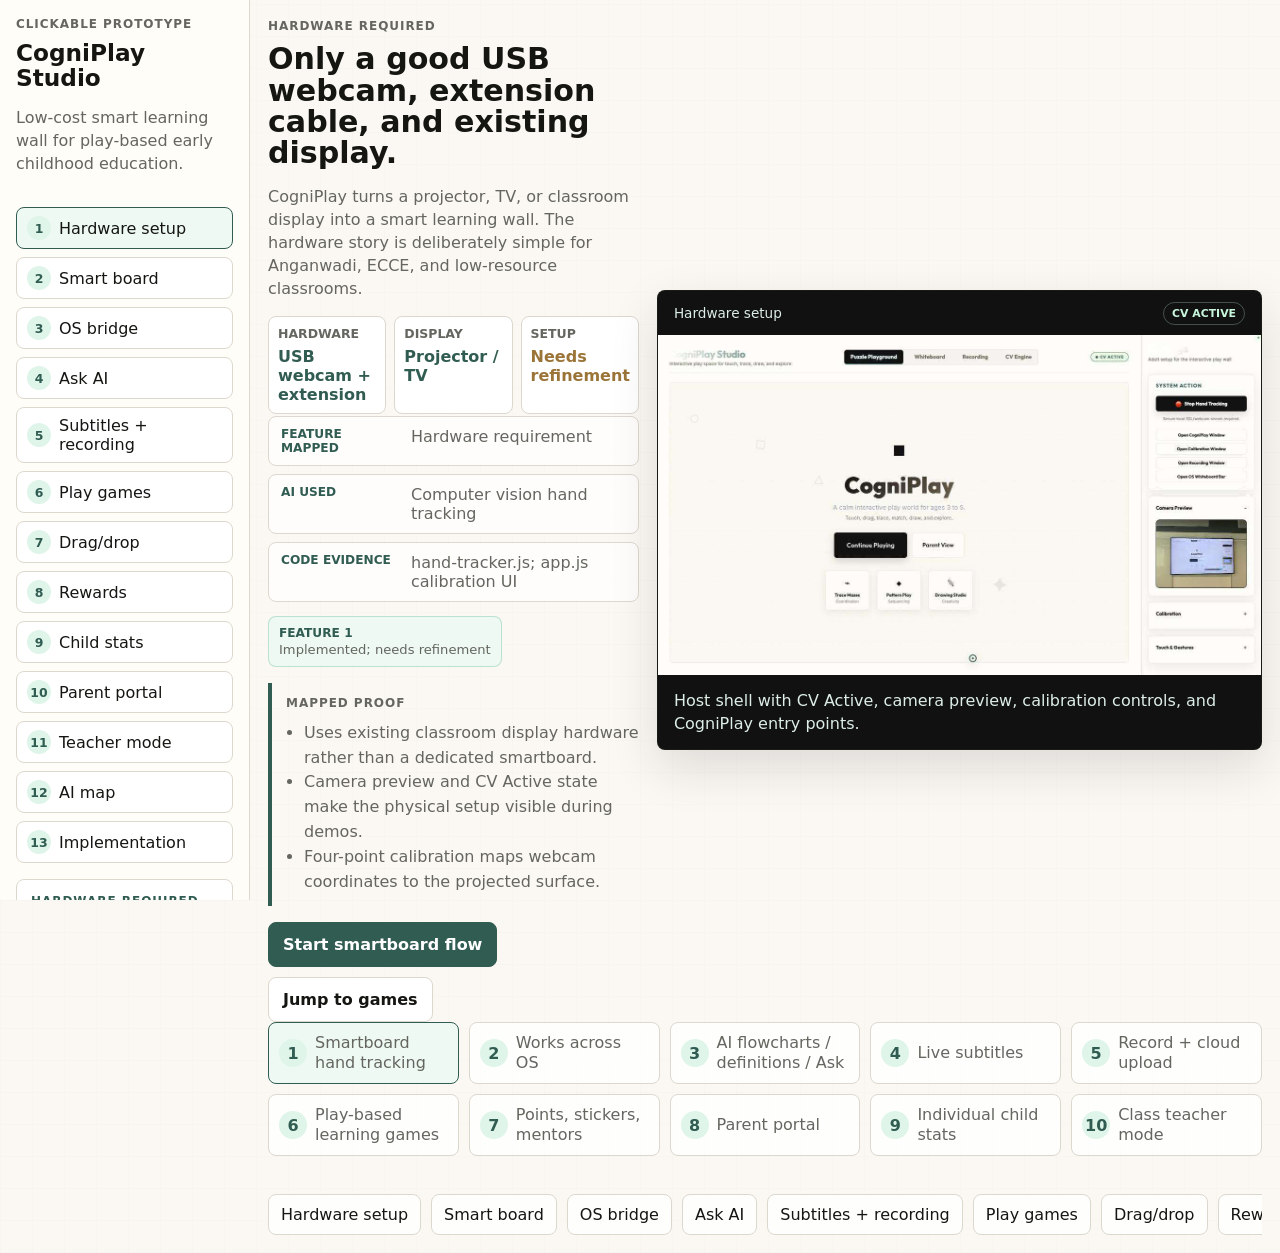
<file: neotouch-prototype/index.html>
<!doctype html>
<html lang="en">
  <head>
    <meta charset="utf-8">
    <meta name="viewport" content="width=device-width, initial-scale=1">
    <title>CogniPlay Studio Clickable Prototype</title>
    <link rel="icon" href="data:,">
    <link rel="stylesheet" href="./prototype.css">
  </head>
  <body>
    <div class="prototype-shell">
      <aside class="side-panel" aria-label="Prototype navigation">
        <div class="brand-block">
          <p class="eyebrow">Clickable prototype</p>
          <h1>CogniPlay Studio</h1>
          <p>Low-cost smart learning wall for play-based early childhood education.</p>
        </div>

        <nav class="screen-nav" id="screenNav" aria-label="Screens"></nav>

        <div class="rubric-box">
          <p class="eyebrow">Hardware required</p>
          <p class="hardware-note">Good USB webcam + USB extension cable + any existing projector, TV, or display.</p>
        </div>
      </aside>

      <main class="stage" id="stage" tabindex="-1">
        <section class="screen-frame" aria-live="polite">
          <div class="screen-copy">
            <p class="eyebrow" id="screenRole">Teacher flow</p>
            <h2 id="screenTitle">Loading prototype</h2>
            <p id="screenSummary"></p>

            <div class="status-grid" id="statusGrid"></div>

            <div class="meta-grid" id="metaGrid"></div>

            <div class="feature-map" id="featureMap" aria-label="Mapped requested features"></div>

            <div class="proof-panel">
              <p class="eyebrow">Mapped proof</p>
              <ul id="proofList"></ul>
            </div>

            <div class="actions" id="actions"></div>
          </div>

          <div class="device-wrap">
            <div class="device-topbar">
              <span id="deviceLabel">Live product evidence</span>
              <span class="cv-badge">CV active</span>
            </div>
            <div class="device-screen">
              <img id="screenImage" alt="">
            </div>
            <div class="device-caption" id="deviceCaption"></div>
          </div>
        </section>

        <section class="feature-rail" id="featureRail" aria-label="Feature map"></section>

        <section class="flow-strip" id="flowStrip" aria-label="User journey shortcut"></section>
      </main>
    </div>

    <script src="./prototype.js"></script>
  </body>
</html>
</file>
<file: neotouch-prototype/prototype.css>
:root {
  --ink: #151611;
  --muted: #64665f;
  --surface: #fffdf7;
  --surface-strong: #ffffff;
  --line: #ddd8ce;
  --green: #315c52;
  --blue: #355c9f;
  --rose: #b96b5e;
  --amber: #9b7438;
  --shadow: 0 18px 48px rgba(31, 28, 23, 0.13);
  --radius: 8px;
}

* {
  box-sizing: border-box;
}

body {
  margin: 0;
  min-height: 100vh;
  color: var(--ink);
  background:
    linear-gradient(rgba(255,255,255,0.48), rgba(255,255,255,0.48)),
    repeating-linear-gradient(0deg, rgba(17,17,17,0.025) 0, rgba(17,17,17,0.025) 1px, transparent 1px, transparent 32px),
    repeating-linear-gradient(90deg, rgba(17,17,17,0.02) 0, rgba(17,17,17,0.02) 1px, transparent 1px, transparent 32px),
    #f7f2e9;
  font-family: Inter, ui-sans-serif, system-ui, -apple-system, BlinkMacSystemFont, "Segoe UI", sans-serif;
  overflow-x: hidden;
}

button {
  font: inherit;
}

.prototype-shell {
  display: grid;
  grid-template-columns: minmax(220px, 250px) minmax(0, 1fr);
  min-height: 100vh;
  min-width: 0;
}

.side-panel {
  border-right: 1px solid var(--line);
  background: rgba(255, 253, 247, 0.94);
  padding: 16px;
  display: flex;
  flex-direction: column;
  gap: 16px;
  position: sticky;
  top: 0;
  height: 100vh;
  overflow: auto;
}

.brand-block h1,
.screen-copy h2 {
  margin: 0;
  letter-spacing: 0;
  line-height: 1.04;
}

.brand-block h1 {
  font-size: 1.45rem;
}

.brand-block p,
.screen-copy p {
  color: var(--muted);
  line-height: 1.45;
}

.eyebrow {
  margin: 0 0 8px;
  color: var(--green);
  font-size: 0.75rem;
  font-weight: 800;
  letter-spacing: 0.08em;
  text-transform: uppercase;
}

.screen-nav {
  display: grid;
  gap: 8px;
}

.nav-button,
.actions button,
.flow-strip button {
  border: 1px solid var(--line);
  background: var(--surface-strong);
  color: var(--ink);
  border-radius: var(--radius);
  cursor: pointer;
  transition: transform 120ms ease, border-color 120ms ease, box-shadow 120ms ease;
}

.nav-button {
  padding: 8px 10px;
  text-align: left;
  display: grid;
  grid-template-columns: 24px 1fr;
  gap: 8px;
  align-items: center;
}

.nav-button:hover,
.actions button:hover,
.flow-strip button:hover {
  transform: translateY(-1px);
  border-color: var(--green);
  box-shadow: 0 10px 28px rgba(11, 143, 90, 0.12);
}

.nav-button.is-active {
  border-color: var(--green);
  background: #edf9f2;
}

.nav-index {
  width: 24px;
  height: 24px;
  display: inline-grid;
  place-items: center;
  border-radius: 50%;
  background: #dff5e9;
  color: var(--green);
  font-size: 0.78rem;
  font-weight: 800;
}

.rubric-box {
  border: 1px solid var(--line);
  border-radius: var(--radius);
  padding: 14px;
  background: #ffffff;
}

.rubric-box ul,
.proof-panel ul {
  margin: 0;
  padding-left: 18px;
  color: var(--muted);
  line-height: 1.55;
}

.hardware-note {
  margin: 0;
  color: var(--muted);
  line-height: 1.5;
}

.stage {
  padding: 18px;
  min-width: 0;
  max-width: 100%;
}

.stage:focus {
  outline: none;
}

.screen-frame {
  min-height: calc(100vh - 72px);
  display: grid;
  grid-template-columns: minmax(260px, 0.76fr) minmax(300px, 1.24fr);
  gap: 18px;
  align-items: center;
}

.screen-copy {
  max-width: 600px;
  min-width: 0;
}

.screen-copy h2 {
  font-size: clamp(1.55rem, 2.35vw, 2.45rem);
  overflow-wrap: anywhere;
}

.status-grid,
.meta-grid {
  display: grid;
  grid-template-columns: repeat(3, minmax(0, 1fr));
  gap: 8px;
  margin: 14px 0;
}

.meta-grid {
  grid-template-columns: 1fr;
  margin-top: -12px;
}

.status-pill {
  border: 1px solid var(--line);
  border-radius: var(--radius);
  padding: 9px;
  background: #ffffff;
}

.status-pill strong {
  display: block;
  font-size: 0.78rem;
  text-transform: uppercase;
  color: var(--muted);
}

.status-pill span {
  display: block;
  margin-top: 6px;
  font-weight: 800;
}

.status-pill[data-tone="implemented"] span {
  color: var(--green);
}

.status-pill[data-tone="partial"] span {
  color: var(--amber);
}

.status-pill[data-tone="roadmap"] span {
  color: var(--blue);
}

.meta-item {
  border: 1px solid var(--line);
  border-radius: var(--radius);
  background: rgba(255, 255, 255, 0.78);
  padding: 10px 12px;
  display: grid;
  grid-template-columns: 120px 1fr;
  gap: 10px;
}

.meta-item strong {
  color: var(--green);
  font-size: 0.76rem;
  text-transform: uppercase;
}

.meta-item span {
  color: var(--muted);
}

.feature-map {
  display: flex;
  flex-wrap: wrap;
  gap: 8px;
  margin: 12px 0 16px;
}

.feature-map button {
  border: 1px solid rgba(11, 143, 90, 0.22);
  background: #edf9f2;
  color: var(--ink);
  border-radius: var(--radius);
  padding: 9px 10px;
  display: grid;
  gap: 2px;
  text-align: left;
  cursor: pointer;
}

.feature-map strong {
  color: var(--green);
  font-size: 0.76rem;
  text-transform: uppercase;
}

.feature-map span {
  font-size: 0.82rem;
  color: var(--muted);
}

.proof-panel {
  border-left: 4px solid var(--green);
  padding: 12px 0 12px 14px;
}

.actions {
  display: flex;
  flex-wrap: wrap;
  gap: 10px;
  margin-top: 16px;
}

.actions button {
  padding: 12px 14px;
  font-weight: 800;
}

.actions button.primary {
  background: var(--green);
  color: #ffffff;
  border-color: var(--green);
}

.device-wrap {
  border-radius: 8px;
  background: #1b1a16;
  box-shadow: var(--shadow);
  overflow: hidden;
  border: 1px solid rgba(19, 32, 24, 0.2);
  min-width: 0;
}

.device-topbar {
  height: 44px;
  display: flex;
  align-items: center;
  justify-content: space-between;
  padding: 0 16px;
  color: #dceee5;
  background: #111111;
  font-size: 0.85rem;
}

.cv-badge {
  color: #c8f6dd;
  border: 1px solid rgba(200, 246, 221, 0.28);
  padding: 4px 8px;
  border-radius: 999px;
  text-transform: uppercase;
  font-size: 0.68rem;
  font-weight: 800;
}

.device-screen {
  position: relative;
  aspect-ratio: 16 / 9;
  background: #0b0e0c;
  overflow: hidden;
}

.device-screen img {
  width: 100%;
  height: 100%;
  display: block;
  object-fit: cover;
}

.device-screen img[data-fit="contain"] {
  object-fit: contain;
}

.device-caption {
  min-height: 54px;
  padding: 14px 16px;
  color: #dceee5;
  background: #111111;
  line-height: 1.45;
}

.feature-rail {
  display: grid;
  grid-template-columns: repeat(5, minmax(0, 1fr));
  gap: 10px;
  margin-bottom: 18px;
}

.feature-chip {
  min-height: 60px;
  border: 1px solid var(--line);
  background: rgba(255, 255, 255, 0.84);
  border-radius: var(--radius);
  display: grid;
  grid-template-columns: 28px 1fr;
  gap: 8px;
  align-items: center;
  padding: 10px;
  text-align: left;
  cursor: pointer;
}

.feature-chip strong {
  width: 28px;
  height: 28px;
  border-radius: 50%;
  display: inline-grid;
  place-items: center;
  background: #dff5e9;
  color: var(--green);
}

.feature-chip span {
  color: var(--muted);
  line-height: 1.25;
}

.feature-chip.is-active {
  border-color: var(--green);
  background: #edf9f2;
}

.flow-strip {
  display: flex;
  gap: 10px;
  overflow-x: auto;
  padding-top: 20px;
}

.flow-strip button {
  padding: 10px 12px;
  white-space: nowrap;
  background: rgba(255, 255, 255, 0.86);
}

@media (max-width: 760px) {
  .prototype-shell {
    grid-template-columns: 1fr;
    max-width: 100vw;
  }

  .side-panel {
    position: static;
    height: auto;
    max-height: none;
  }

  .screen-frame {
    grid-template-columns: 1fr;
    min-height: auto;
    max-width: 100%;
  }

  .status-grid {
    grid-template-columns: 1fr;
  }

  .feature-rail {
    grid-template-columns: repeat(2, minmax(0, 1fr));
  }

  .meta-item {
    grid-template-columns: 1fr;
  }
}

@media (max-width: 620px) {
  .stage,
  .side-panel {
    padding: 18px;
  }

  .side-panel {
    gap: 14px;
  }

  .brand-block p {
    margin-bottom: 0;
  }

  .screen-nav {
    grid-template-columns: repeat(2, minmax(0, 1fr));
    gap: 8px;
  }

  .nav-button {
    padding: 9px;
    grid-template-columns: 24px minmax(0, 1fr);
    font-size: 0.88rem;
    min-width: 0;
  }

  .nav-button span:last-child,
  .brand-block p,
  .screen-copy p,
  .proof-panel li,
  .meta-item span,
  .feature-chip span {
    overflow-wrap: anywhere;
  }

  .rubric-box {
    display: none;
  }

  .screen-copy h2 {
    font-size: 1.9rem;
    max-width: calc(100vw - 36px);
  }

  .feature-rail {
    grid-template-columns: 1fr;
  }

  .screen-copy,
  .status-grid,
  .meta-grid,
  .feature-map,
  .proof-panel,
  .device-wrap,
  .flow-strip {
    max-width: calc(100vw - 36px);
  }
}
</file>
